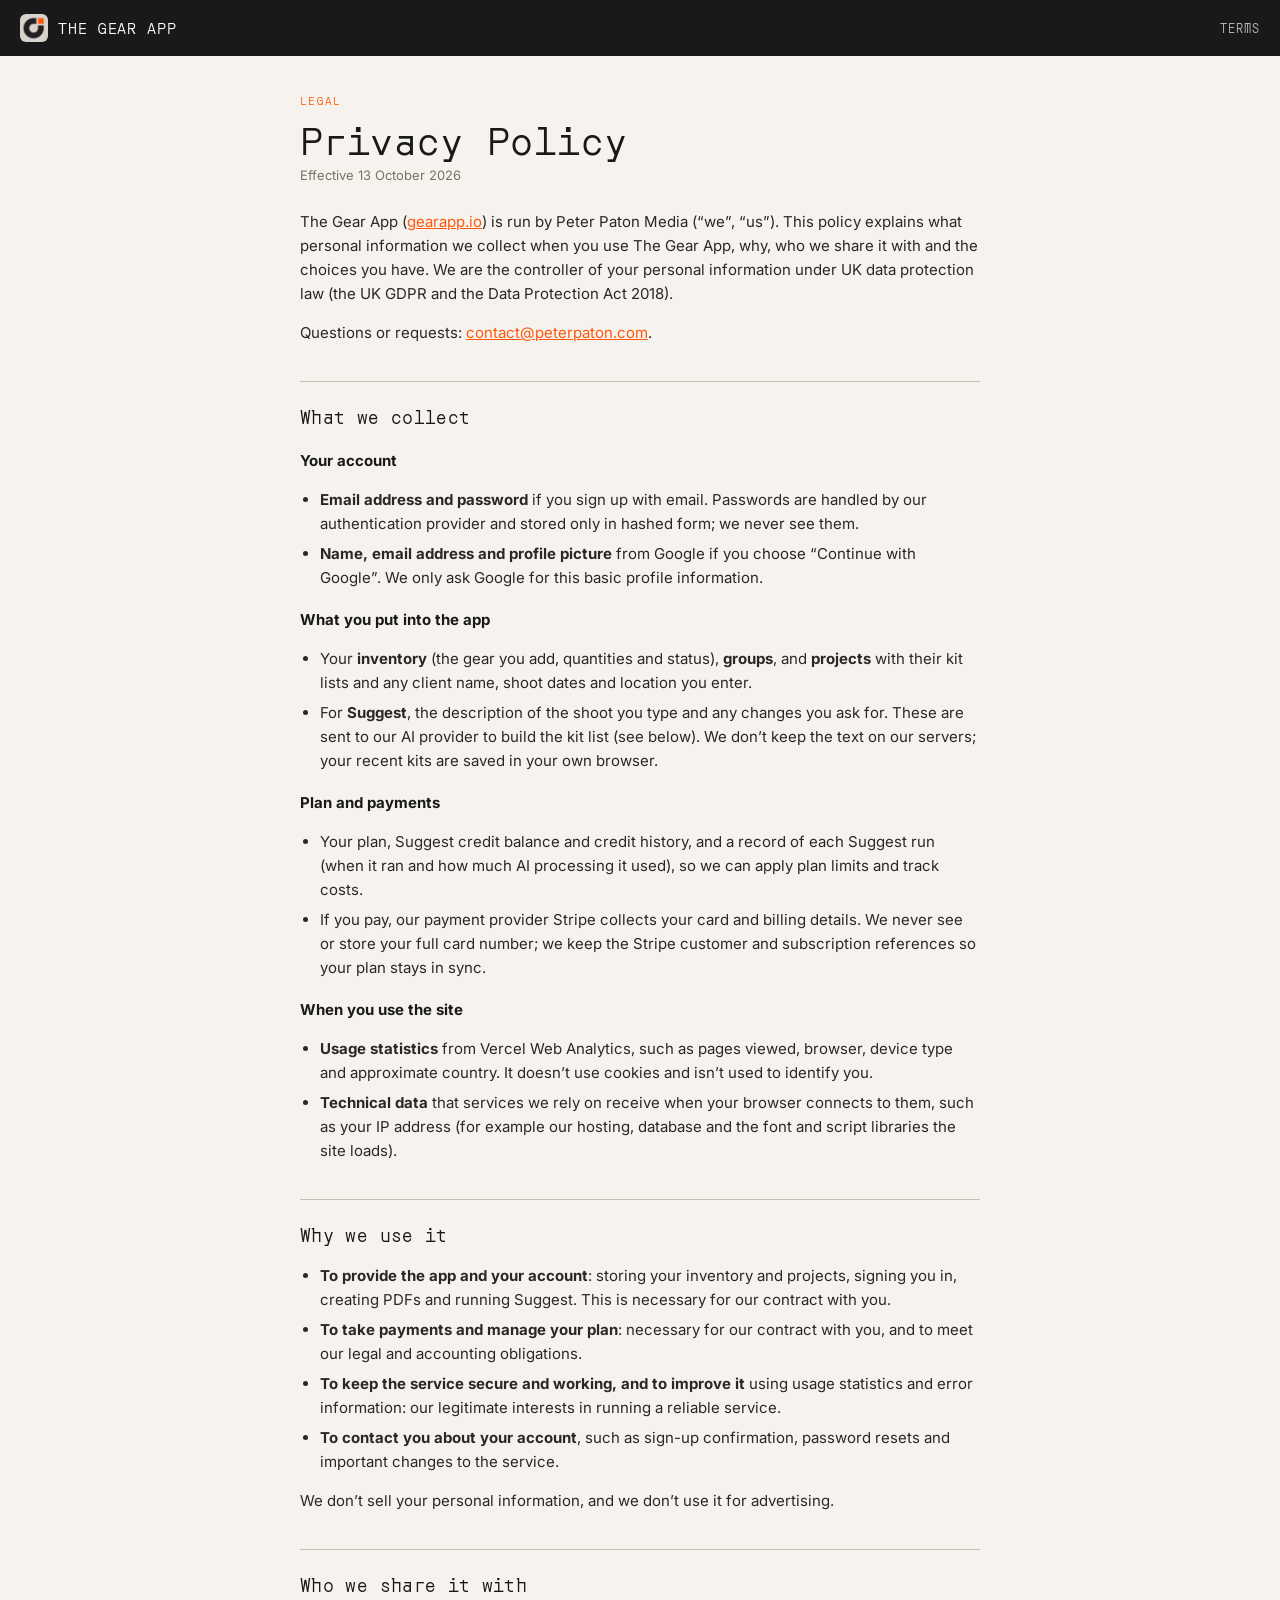
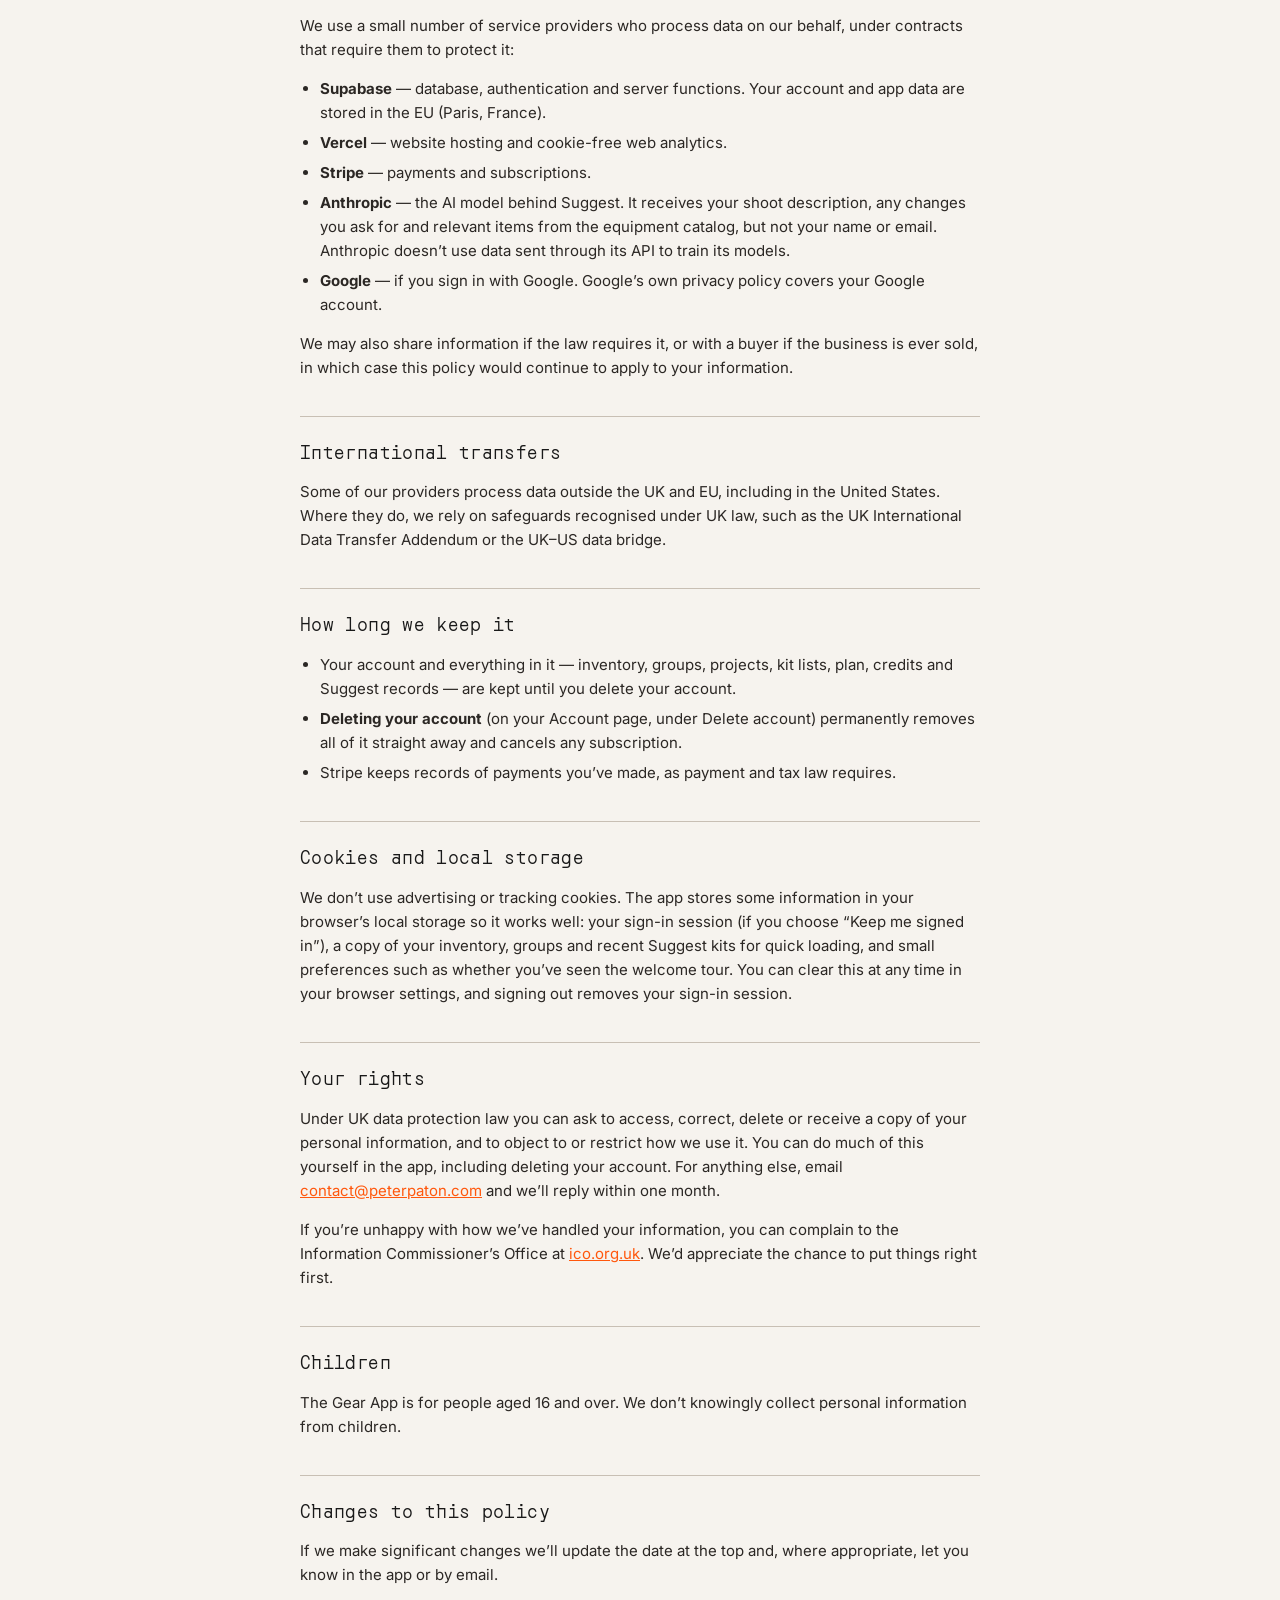
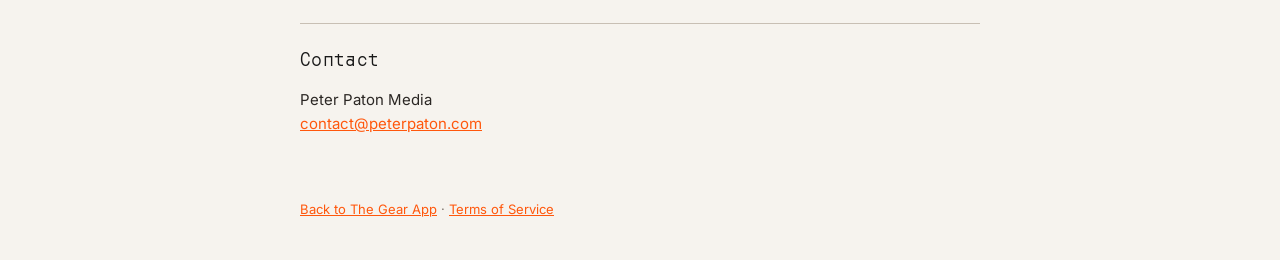
<file: privacy/index.html>
<!DOCTYPE html>
<html lang="en-GB">
<head>
<meta charset="UTF-8" />
<title>Privacy Policy — The Gear App</title>
<meta name="viewport" content="width=device-width, initial-scale=1, viewport-fit=cover" />
<meta name="theme-color" content="#191919" />
<link rel="icon" href="/app-icon.jpg" type="image/jpeg" />
<link href="https://fonts.googleapis.com/css2?family=Orbit&family=Inter:wght@400;600;700&family=JetBrains+Mono:wght@800&display=swap" rel="stylesheet" />
<link rel="stylesheet" href="/legal.css" />
</head>
<body>
<header class="bar">
  <a href="/" class="brand"><img src="/app-icon.jpg" alt="" /> THE GEAR APP</a>
  <a href="/terms/" class="nav">Terms</a>
</header>
<main>
  <p class="label">Legal</p>
  <h1>Privacy Policy</h1>
  <p class="meta">Effective 13 October 2026</p>

  <p>The Gear App (<a href="https://www.gearapp.io">gearapp.io</a>) is run by Peter Paton Media (“we”, “us”). This policy explains what personal information we collect when you use The Gear App, why, who we share it with and the choices you have. We are the controller of your personal information under UK data protection law (the UK GDPR and the Data Protection Act 2018).</p>
  <p>Questions or requests: <a href="mailto:contact@peterpaton.com">contact@peterpaton.com</a>.</p>

  <h2>What we collect</h2>
  <h3>Your account</h3>
  <ul>
    <li><strong>Email address and password</strong> if you sign up with email. Passwords are handled by our authentication provider and stored only in hashed form; we never see them.</li>
    <li><strong>Name, email address and profile picture</strong> from Google if you choose “Continue with Google”. We only ask Google for this basic profile information.</li>
  </ul>
  <h3>What you put into the app</h3>
  <ul>
    <li>Your <strong>inventory</strong> (the gear you add, quantities and status), <strong>groups</strong>, and <strong>projects</strong> with their kit lists and any client name, shoot dates and location you enter.</li>
    <li>For <strong>Suggest</strong>, the description of the shoot you type and any changes you ask for. These are sent to our AI provider to build the kit list (see below). We don’t keep the text on our servers; your recent kits are saved in your own browser.</li>
  </ul>
  <h3>Plan and payments</h3>
  <ul>
    <li>Your plan, Suggest credit balance and credit history, and a record of each Suggest run (when it ran and how much AI processing it used), so we can apply plan limits and track costs.</li>
    <li>If you pay, our payment provider Stripe collects your card and billing details. We never see or store your full card number; we keep the Stripe customer and subscription references so your plan stays in sync.</li>
  </ul>
  <h3>When you use the site</h3>
  <ul>
    <li><strong>Usage statistics</strong> from Vercel Web Analytics, such as pages viewed, browser, device type and approximate country. It doesn’t use cookies and isn’t used to identify you.</li>
    <li><strong>Technical data</strong> that services we rely on receive when your browser connects to them, such as your IP address (for example our hosting, database and the font and script libraries the site loads).</li>
  </ul>

  <h2>Why we use it</h2>
  <ul>
    <li><strong>To provide the app and your account</strong>: storing your inventory and projects, signing you in, creating PDFs and running Suggest. This is necessary for our contract with you.</li>
    <li><strong>To take payments and manage your plan</strong>: necessary for our contract with you, and to meet our legal and accounting obligations.</li>
    <li><strong>To keep the service secure and working, and to improve it</strong> using usage statistics and error information: our legitimate interests in running a reliable service.</li>
    <li><strong>To contact you about your account</strong>, such as sign-up confirmation, password resets and important changes to the service.</li>
  </ul>
  <p>We don’t sell your personal information, and we don’t use it for advertising.</p>

  <h2>Who we share it with</h2>
  <p>We use a small number of service providers who process data on our behalf, under contracts that require them to protect it:</p>
  <ul>
    <li><strong>Supabase</strong> — database, authentication and server functions. Your account and app data are stored in the EU (Paris, France).</li>
    <li><strong>Vercel</strong> — website hosting and cookie-free web analytics.</li>
    <li><strong>Stripe</strong> — payments and subscriptions.</li>
    <li><strong>Anthropic</strong> — the AI model behind Suggest. It receives your shoot description, any changes you ask for and relevant items from the equipment catalog, but not your name or email. Anthropic doesn’t use data sent through its API to train its models.</li>
    <li><strong>Google</strong> — if you sign in with Google. Google’s own privacy policy covers your Google account.</li>
  </ul>
  <p>We may also share information if the law requires it, or with a buyer if the business is ever sold, in which case this policy would continue to apply to your information.</p>

  <h2>International transfers</h2>
  <p>Some of our providers process data outside the UK and EU, including in the United States. Where they do, we rely on safeguards recognised under UK law, such as the UK International Data Transfer Addendum or the UK–US data bridge.</p>

  <h2>How long we keep it</h2>
  <ul>
    <li>Your account and everything in it — inventory, groups, projects, kit lists, plan, credits and Suggest records — are kept until you delete your account.</li>
    <li><strong>Deleting your account</strong> (on your Account page, under Delete account) permanently removes all of it straight away and cancels any subscription.</li>
    <li>Stripe keeps records of payments you’ve made, as payment and tax law requires.</li>
  </ul>

  <h2>Cookies and local storage</h2>
  <p>We don’t use advertising or tracking cookies. The app stores some information in your browser’s local storage so it works well: your sign-in session (if you choose “Keep me signed in”), a copy of your inventory, groups and recent Suggest kits for quick loading, and small preferences such as whether you’ve seen the welcome tour. You can clear this at any time in your browser settings, and signing out removes your sign-in session.</p>

  <h2>Your rights</h2>
  <p>Under UK data protection law you can ask to access, correct, delete or receive a copy of your personal information, and to object to or restrict how we use it. You can do much of this yourself in the app, including deleting your account. For anything else, email <a href="mailto:contact@peterpaton.com">contact@peterpaton.com</a> and we’ll reply within one month.</p>
  <p>If you’re unhappy with how we’ve handled your information, you can complain to the Information Commissioner’s Office at <a href="https://ico.org.uk">ico.org.uk</a>. We’d appreciate the chance to put things right first.</p>

  <h2>Children</h2>
  <p>The Gear App is for people aged 16 and over. We don’t knowingly collect personal information from children.</p>

  <h2>Changes to this policy</h2>
  <p>If we make significant changes we’ll update the date at the top and, where appropriate, let you know in the app or by email.</p>

  <h2>Contact</h2>
  <p>Peter Paton Media<br /><a href="mailto:contact@peterpaton.com">contact@peterpaton.com</a></p>
</main>
<footer><a href="/">Back to The Gear App</a> · <a href="/terms/">Terms of Service</a></footer>
</body>
</html>
</file>
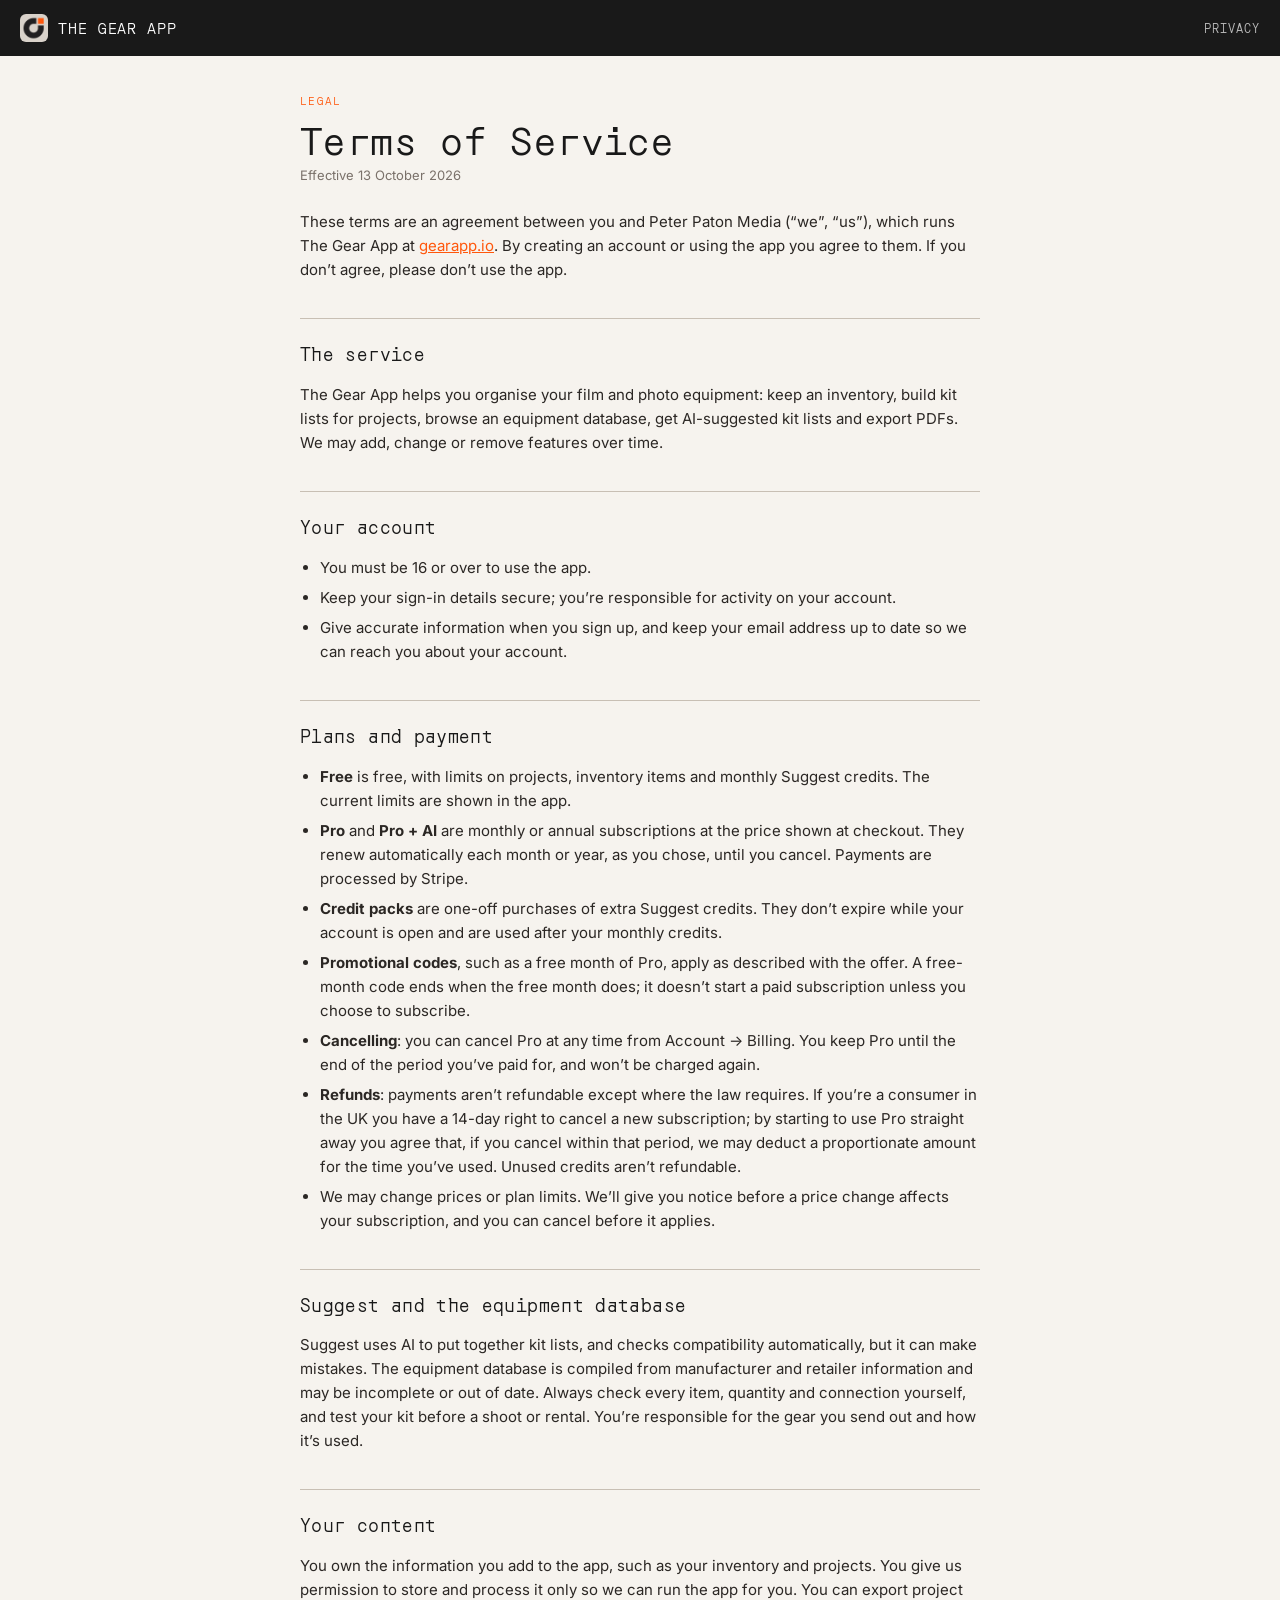
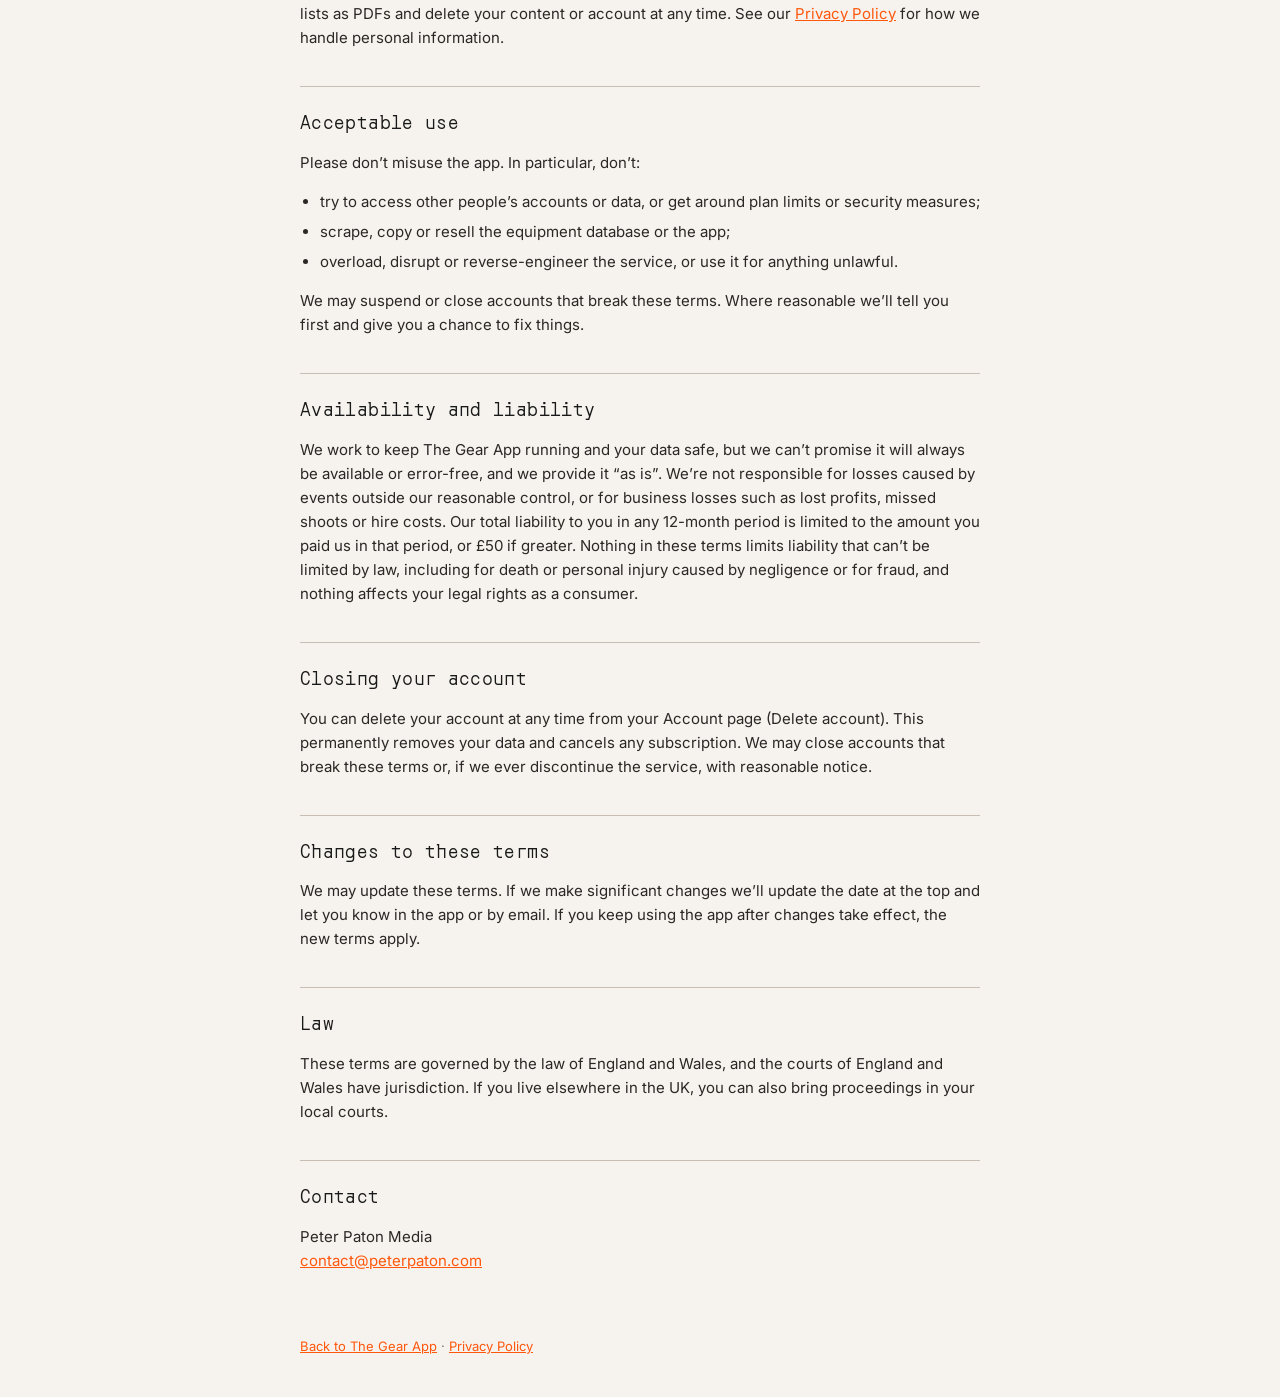
<file: terms/index.html>
<!DOCTYPE html>
<html lang="en-GB">
<head>
<meta charset="UTF-8" />
<title>Terms of Service — The Gear App</title>
<meta name="viewport" content="width=device-width, initial-scale=1, viewport-fit=cover" />
<meta name="theme-color" content="#191919" />
<link rel="icon" href="/app-icon.jpg" type="image/jpeg" />
<link href="https://fonts.googleapis.com/css2?family=Orbit&family=Inter:wght@400;600;700&family=JetBrains+Mono:wght@800&display=swap" rel="stylesheet" />
<link rel="stylesheet" href="/legal.css" />
</head>
<body>
<header class="bar">
  <a href="/" class="brand"><img src="/app-icon.jpg" alt="" /> THE GEAR APP</a>
  <a href="/privacy/" class="nav">Privacy</a>
</header>
<main>
  <p class="label">Legal</p>
  <h1>Terms of Service</h1>
  <p class="meta">Effective 13 October 2026</p>

  <p>These terms are an agreement between you and Peter Paton Media (“we”, “us”), which runs The Gear App at <a href="https://www.gearapp.io">gearapp.io</a>. By creating an account or using the app you agree to them. If you don’t agree, please don’t use the app.</p>

  <h2>The service</h2>
  <p>The Gear App helps you organise your film and photo equipment: keep an inventory, build kit lists for projects, browse an equipment database, get AI-suggested kit lists and export PDFs. We may add, change or remove features over time.</p>

  <h2>Your account</h2>
  <ul>
    <li>You must be 16 or over to use the app.</li>
    <li>Keep your sign-in details secure; you’re responsible for activity on your account.</li>
    <li>Give accurate information when you sign up, and keep your email address up to date so we can reach you about your account.</li>
  </ul>

  <h2>Plans and payment</h2>
  <ul>
    <li><strong>Free</strong> is free, with limits on projects, inventory items and monthly Suggest credits. The current limits are shown in the app.</li>
    <li><strong>Pro</strong> and <strong>Pro + AI</strong> are monthly or annual subscriptions at the price shown at checkout. They renew automatically each month or year, as you chose, until you cancel. Payments are processed by Stripe.</li>
    <li><strong>Credit packs</strong> are one-off purchases of extra Suggest credits. They don’t expire while your account is open and are used after your monthly credits.</li>
    <li><strong>Promotional codes</strong>, such as a free month of Pro, apply as described with the offer. A free-month code ends when the free month does; it doesn’t start a paid subscription unless you choose to subscribe.</li>
    <li><strong>Cancelling</strong>: you can cancel Pro at any time from Account → Billing. You keep Pro until the end of the period you’ve paid for, and won’t be charged again.</li>
    <li><strong>Refunds</strong>: payments aren’t refundable except where the law requires. If you’re a consumer in the UK you have a 14-day right to cancel a new subscription; by starting to use Pro straight away you agree that, if you cancel within that period, we may deduct a proportionate amount for the time you’ve used. Unused credits aren’t refundable.</li>
    <li>We may change prices or plan limits. We’ll give you notice before a price change affects your subscription, and you can cancel before it applies.</li>
  </ul>

  <h2>Suggest and the equipment database</h2>
  <p>Suggest uses AI to put together kit lists, and checks compatibility automatically, but it can make mistakes. The equipment database is compiled from manufacturer and retailer information and may be incomplete or out of date. Always check every item, quantity and connection yourself, and test your kit before a shoot or rental. You’re responsible for the gear you send out and how it’s used.</p>

  <h2>Your content</h2>
  <p>You own the information you add to the app, such as your inventory and projects. You give us permission to store and process it only so we can run the app for you. You can export project lists as PDFs and delete your content or account at any time. See our <a href="/privacy/">Privacy Policy</a> for how we handle personal information.</p>

  <h2>Acceptable use</h2>
  <p>Please don’t misuse the app. In particular, don’t:</p>
  <ul>
    <li>try to access other people’s accounts or data, or get around plan limits or security measures;</li>
    <li>scrape, copy or resell the equipment database or the app;</li>
    <li>overload, disrupt or reverse-engineer the service, or use it for anything unlawful.</li>
  </ul>
  <p>We may suspend or close accounts that break these terms. Where reasonable we’ll tell you first and give you a chance to fix things.</p>

  <h2>Availability and liability</h2>
  <p>We work to keep The Gear App running and your data safe, but we can’t promise it will always be available or error-free, and we provide it “as is”. We’re not responsible for losses caused by events outside our reasonable control, or for business losses such as lost profits, missed shoots or hire costs. Our total liability to you in any 12-month period is limited to the amount you paid us in that period, or £50 if greater. Nothing in these terms limits liability that can’t be limited by law, including for death or personal injury caused by negligence or for fraud, and nothing affects your legal rights as a consumer.</p>

  <h2>Closing your account</h2>
  <p>You can delete your account at any time from your Account page (Delete account). This permanently removes your data and cancels any subscription. We may close accounts that break these terms or, if we ever discontinue the service, with reasonable notice.</p>

  <h2>Changes to these terms</h2>
  <p>We may update these terms. If we make significant changes we’ll update the date at the top and let you know in the app or by email. If you keep using the app after changes take effect, the new terms apply.</p>

  <h2>Law</h2>
  <p>These terms are governed by the law of England and Wales, and the courts of England and Wales have jurisdiction. If you live elsewhere in the UK, you can also bring proceedings in your local courts.</p>

  <h2>Contact</h2>
  <p>Peter Paton Media<br /><a href="mailto:contact@peterpaton.com">contact@peterpaton.com</a></p>
</main>
<footer><a href="/">Back to The Gear App</a> · <a href="/privacy/">Privacy Policy</a></footer>
</body>
</html>
</file>
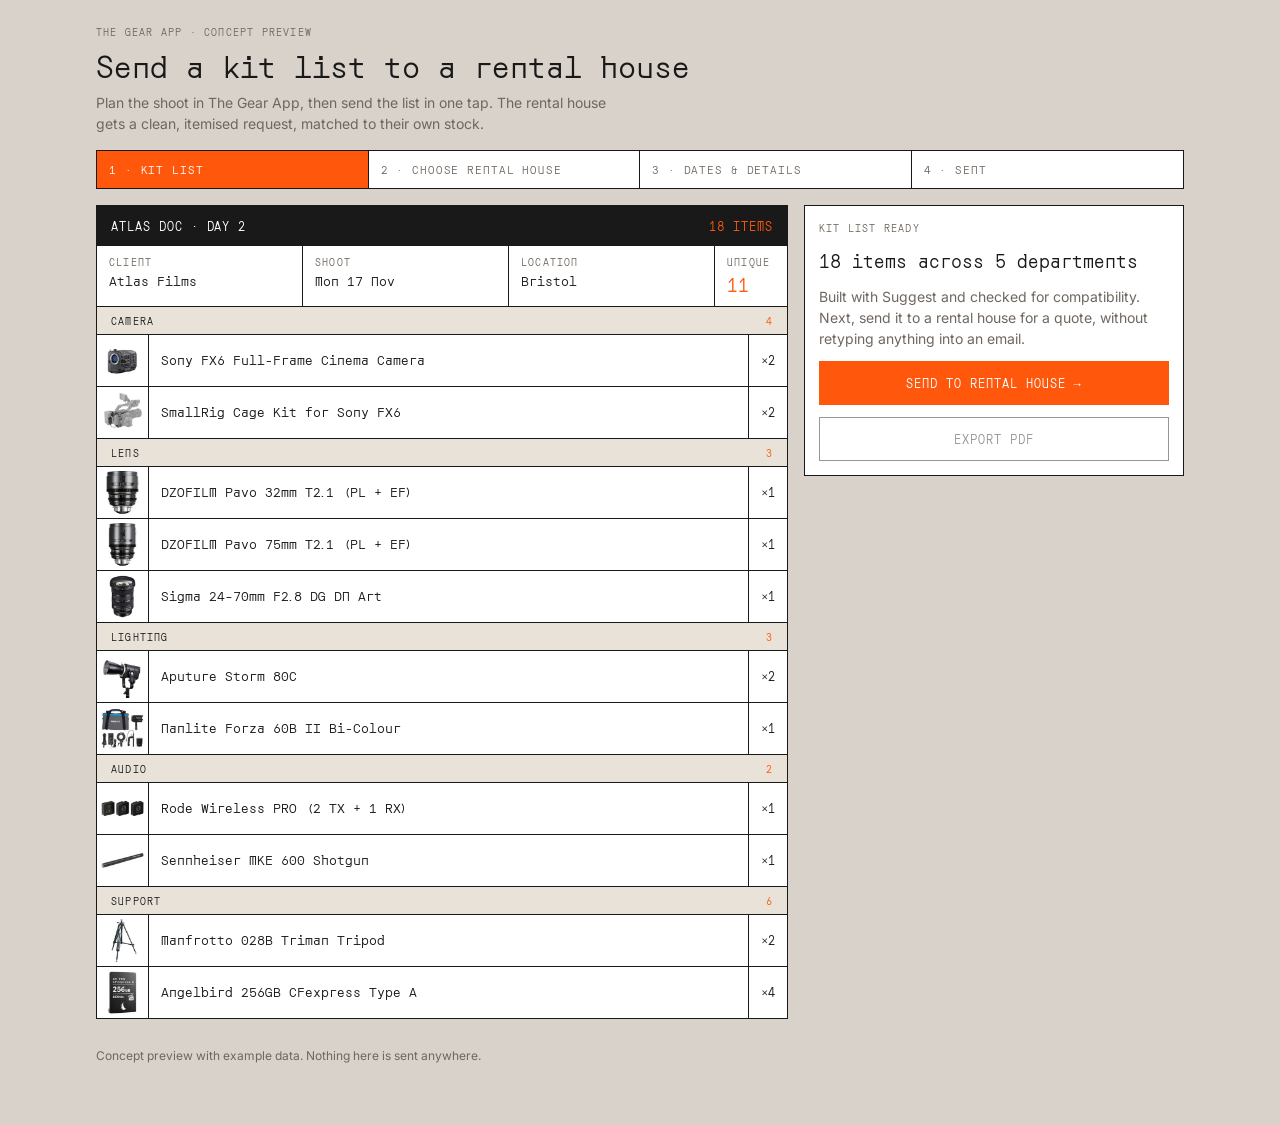
<file: p/fomo-09e2f9bd0f/index.html>
<!doctype html>
<html lang="en-GB">
<head>
<meta charset="utf-8">
<meta name="viewport" content="width=device-width, initial-scale=1, viewport-fit=cover">
<meta name="robots" content="noindex, nofollow, noarchive">
<link rel="icon" href="/app-icon.jpg">
<style>:root{color-scheme:light;padding-top:env(safe-area-inset-top,0px);padding-bottom:env(safe-area-inset-bottom,0px)}body{margin:0;font-size:14px}img{max-width:100%}[hidden]{display:none!important}</style>
<title>Send to Rental House</title>
<meta name="claude:viewport-fit-sides" content="cover">
<link rel="preconnect" href="https://fonts.googleapis.com">
<link href="https://fonts.googleapis.com/css2?family=Orbit&family=Inter:wght@400;500;600&display=swap" rel="stylesheet">
<style>
/* Layout: the app's gridded kit list on the left, the rental side on the right; one flow, four steps. */
:root {
  --paper: #d9d2ca; --paper-2: #e8e2d8; --sheet: #ffffff; --ink: #191919; --mute: #6f675f;
  --rule: #191919; --orange: #ff570c; --orange-soft: #ffe9de; --ok: #1f7a4f; --ok-soft: #e1efe6;
  --band: #191919; --band-fg: #ffffff;
  --display: "Orbit", "JetBrains Mono", ui-monospace, monospace;
  --body: "Inter", system-ui, -apple-system, sans-serif;
}
@media (prefers-color-scheme: dark) { :root:not([data-theme="light"]) {
  --paper: #1d1b19; --paper-2: #26231f; --sheet: #2d2a26; --ink: #efe9e1; --mute: #a69d93;
  --rule: #4a4540; --orange: #ff6a26; --orange-soft: #3d2618; --ok: #6cc596; --ok-soft: #1f3328;
  --band: #0f0e0d; --band-fg: #efe9e1; color-scheme: dark } }
:root[data-theme="dark"] {
  --paper: #1d1b19; --paper-2: #26231f; --sheet: #2d2a26; --ink: #efe9e1; --mute: #a69d93;
  --rule: #4a4540; --orange: #ff6a26; --orange-soft: #3d2618; --ok: #6cc596; --ok-soft: #1f3328;
  --band: #0f0e0d; --band-fg: #efe9e1; color-scheme: dark }

* { box-sizing: border-box; }
body { background: var(--paper); color: var(--ink); font-family: var(--body); font-size: 14px; line-height: 1.5; }
.wrap { max-width: 1120px; margin: 0 auto; padding-block: 24px 48px; padding-left: max(16px, env(safe-area-inset-left, 0px)); padding-right: max(16px, env(safe-area-inset-right, 0px)); display: grid; gap: 16px; }
.mono { font-family: var(--display); letter-spacing: .04em; }
.label { font-family: var(--display); font-size: 10px; letter-spacing: .12em; text-transform: uppercase; color: var(--mute); }

.top { display: flex; flex-wrap: wrap; gap: 12px; align-items: flex-end; justify-content: space-between; }
.top h1 { margin: 4px 0 0; font-family: var(--display); font-weight: 400; font-size: clamp(22px, 4vw, 30px); text-wrap: balance; }
.top p { margin: 4px 0 0; color: var(--mute); max-width: 60ch; }
.house-field { display: grid; gap: 4px; }
.house-field input { font: inherit; font-family: var(--display); font-size: 13px; padding: 8px 10px; border: 1px solid var(--rule); background: var(--sheet); color: var(--ink); width: 240px; max-width: 100%; }

.steps { display: flex; flex-wrap: wrap; border: 1px solid var(--rule); background: var(--sheet); }
.steps button { flex: 1 1 140px; font: inherit; font-family: var(--display); font-size: 11px; letter-spacing: .08em; text-transform: uppercase; padding: 10px 12px; border: 0; border-right: 1px solid var(--rule); background: transparent; color: var(--mute); cursor: pointer; text-align: left; }
.steps button:last-child { border-right: 0; }
.steps button[aria-current="step"] { background: var(--orange); color: #fff; }
.steps button:focus-visible, .btn:focus-visible, .opt:focus-visible { outline: 2px solid var(--orange); outline-offset: 2px; }

.stage { display: grid; grid-template-columns: minmax(0, 1fr) minmax(0, 380px); gap: 16px; align-items: start; }
@media (max-width: 860px) { .stage { grid-template-columns: minmax(0, 1fr); } }

.panel { border: 1px solid var(--rule); background: var(--sheet); min-width: 0; }
.bar { display: flex; justify-content: space-between; align-items: center; gap: 10px; padding: 0 14px; min-height: 40px; background: var(--band); color: var(--band-fg); font-family: var(--display); font-size: 12px; letter-spacing: .08em; text-transform: uppercase; }
.bar .count { color: var(--orange); }

.facts { display: grid; grid-template-columns: repeat(3, minmax(0, 1fr)) 72px; border-bottom: 1px solid var(--rule); }
.facts > div { padding: 8px 12px; border-right: 1px solid var(--rule); min-width: 0; }
.facts > div:last-child { border-right: 0; }
.facts .v { font-family: var(--display); font-size: 13px; margin-top: 2px; overflow: hidden; text-overflow: ellipsis; white-space: nowrap; }
.facts .v.big { color: var(--orange); font-size: 18px; }
@media (max-width: 520px) { .facts { grid-template-columns: 1fr 1fr; } .facts > div { border-bottom: 1px solid var(--rule); } }

.sec { padding: 6px 14px; background: var(--paper-2); border-bottom: 1px solid var(--rule); font-family: var(--display); font-size: 10px; letter-spacing: .12em; text-transform: uppercase; display: flex; justify-content: space-between; }
.sec span:last-child { color: var(--orange); }
.row { display: grid; grid-template-columns: 52px minmax(0, 1fr) auto; border-bottom: 1px solid var(--rule); min-height: 50px; }
.row:last-child { border-bottom: 0; }
.ph { border-right: 1px solid var(--rule); background: #fff; display: grid; place-items: center; }
.ph svg { width: 30px; height: 30px; }
.ph img { width: 100%; height: 100%; object-fit: contain; padding: 4px; display: block; }
.nm { padding: 8px 12px; display: flex; flex-direction: column; justify-content: center; min-width: 0; }
.nm b { font-family: var(--display); font-weight: 400; font-size: 13px; }
.nm small { color: var(--mute); font-size: 12px; }
.qt { padding: 0 12px; display: flex; align-items: center; gap: 8px; border-left: 1px solid var(--rule); font-family: var(--display); font-size: 12px; white-space: nowrap; }
.tag { font-family: var(--display); font-size: 10px; letter-spacing: .06em; padding: 3px 6px; border: 1px solid currentColor; }
.tag.ok { color: var(--ok); background: var(--ok-soft); }
.tag.sub { color: var(--orange); background: var(--orange-soft); }

.side { display: grid; gap: 12px; padding: 14px; }
.side h2 { margin: 0; font-family: var(--display); font-weight: 400; font-size: 18px; }
.side p { margin: 0; color: var(--mute); }
.btn { font: inherit; font-family: var(--display); font-size: 12px; letter-spacing: .08em; text-transform: uppercase; padding: 12px 14px; border: 1px solid var(--rule); background: var(--sheet); color: var(--ink); cursor: pointer; text-align: center; }
.btn.primary { background: var(--orange); border-color: var(--orange); color: #fff; }
.btn:disabled { opacity: .45; cursor: not-allowed; }
.opt { font: inherit; text-align: left; display: grid; grid-template-columns: 1fr auto; gap: 2px 10px; padding: 12px; border: 1px solid var(--rule); background: var(--sheet); color: var(--ink); cursor: pointer; }
.opt[aria-pressed="true"] { outline: 2px solid var(--orange); outline-offset: -2px; background: var(--orange-soft); }
.opt[disabled] { opacity: .5; cursor: not-allowed; }
.opt b { font-family: var(--display); font-weight: 400; }
.opt small { color: var(--mute); grid-column: 1 / -1; }
.opt .pill { font-family: var(--display); font-size: 10px; letter-spacing: .08em; color: var(--orange); align-self: center; }
.field { display: grid; gap: 4px; }
.field input, .field textarea, .field select { font: inherit; padding: 9px 10px; border: 1px solid var(--rule); background: var(--sheet); color: var(--ink); width: 100%; }
.two { display: grid; grid-template-columns: 1fr 1fr; gap: 10px; }
.seg { display: flex; border: 1px solid var(--rule); }
.seg button { flex: 1; font: inherit; font-family: var(--display); font-size: 11px; letter-spacing: .06em; text-transform: uppercase; padding: 9px; border: 0; border-right: 1px solid var(--rule); background: var(--sheet); color: var(--mute); cursor: pointer; }
.seg button:last-child { border-right: 0; }
.seg button[aria-pressed="true"] { background: var(--orange); color: #fff; }
.match { border: 1px solid var(--rule); }
.match div { display: flex; justify-content: space-between; gap: 10px; padding: 8px 10px; border-bottom: 1px solid var(--rule); font-size: 13px; }
.match div:last-child { border-bottom: 0; }
.sum { font-family: var(--display); font-size: 12px; display: flex; justify-content: space-between; border-top: 1px solid var(--rule); padding-top: 10px; }

.order { border: 1px solid var(--rule); background: var(--sheet); }
.order .head { padding: 12px 14px; border-bottom: 1px solid var(--rule); display: grid; gap: 2px; }
.order .head b { font-family: var(--display); font-weight: 400; font-size: 16px; }
.order .meta { display: grid; grid-template-columns: 1fr 1fr; border-bottom: 1px solid var(--rule); }
.order .meta div { padding: 8px 14px; border-right: 1px solid var(--rule); border-bottom: 1px solid var(--rule); min-width: 0; }
.order .meta div:nth-child(2n) { border-right: 0; }
.order .meta div:nth-last-child(-n+2) { border-bottom: 0; }
.order .meta .v { font-family: var(--display); font-size: 12px; }
.order ol { margin: 0; padding: 0; list-style: none; }
.order li { display: grid; grid-template-columns: 64px minmax(0, 1fr) auto; gap: 8px; padding: 7px 14px; border-bottom: 1px solid var(--rule); font-size: 13px; align-items: center; }
.order li .q { font-family: var(--display); color: var(--orange); display: flex; align-items: center; gap: 6px; }
.order li .c { font-family: var(--display); font-size: 10px; color: var(--mute); text-transform: uppercase; letter-spacing: .06em; }
.order .acts { display: flex; gap: 8px; padding: 12px 14px; flex-wrap: wrap; }
.order .acts .btn { flex: 1 1 140px; }
.sent { display: grid; gap: 8px; padding: 14px; border: 1px solid var(--ok); background: var(--ok-soft); color: var(--ink); }
.sent b { font-family: var(--display); font-weight: 400; color: var(--ok); font-size: 15px; }
.note { color: var(--mute); font-size: 12px; }
.flash { font-family: var(--display); font-size: 11px; color: var(--ok); min-height: 16px; }
@media (prefers-reduced-motion: no-preference) { .stage > * { animation: in .25s ease-out; } @keyframes in { from { opacity: .3; transform: translateY(4px); } to { opacity: 1; transform: none; } } }
</style>

</head>
<body>
<div class="wrap">
  <header class="top">
    <div>
      <div class="label">The Gear App · concept preview</div>
      <h1>Send a kit list to a rental house</h1>
      <p>Plan the shoot in The Gear App, then send the list in one tap. The rental house gets a clean, itemised request, matched to their own stock.</p>
    </div>
  </header>

  <nav class="steps" aria-label="Steps">
    <button id="s1" type="button">1 · Kit list</button>
    <button id="s2" type="button">2 · Choose rental house</button>
    <button id="s3" type="button">3 · Dates &amp; details</button>
    <button id="s4" type="button">4 · Sent</button>
  </nav>

  <section class="stage" id="stage"></section>

  <p class="note">Concept preview with example data. Nothing here is sent anywhere.</p>
</div>

<script>
(function () {
  // Category glyphs drawn as simple line icons (no external images).
  const ICON = {
    camera: '<svg viewBox="0 0 32 32" fill="none" stroke="#191919" stroke-width="1.6"><rect x="4" y="10" width="18" height="13"/><circle cx="13" cy="16.5" r="4"/><path d="M22 14l6-3v12l-6-3"/></svg>',
    lens: '<svg viewBox="0 0 32 32" fill="none" stroke="#191919" stroke-width="1.6"><rect x="9" y="5" width="14" height="22"/><path d="M9 11h14M9 21h14"/></svg>',
    light: '<svg viewBox="0 0 32 32" fill="none" stroke="#191919" stroke-width="1.6"><path d="M8 8h16l-3 9H11z"/><path d="M16 17v10M11 27h10"/></svg>',
    audio: '<svg viewBox="0 0 32 32" fill="none" stroke="#191919" stroke-width="1.6"><rect x="12" y="4" width="8" height="15" rx="4"/><path d="M8 15a8 8 0 0 0 16 0M16 23v5"/></svg>',
    support: '<svg viewBox="0 0 32 32" fill="none" stroke="#191919" stroke-width="1.6"><path d="M16 6v8M16 14l-9 13M16 14l9 13M16 14v13"/><rect x="11" y="3" width="10" height="4"/></svg>',
  };
  const IMG = {"fx6": "[data-uri]", "cage": "[data-uri]", "pavo32": "[data-uri]", "pavo75": "[data-uri]", "sigma2470": "[data-uri]", "storm80c": "[data-uri]", "forza60b": "[data-uri]", "rodewp": "[data-uri]", "mke600": "[data-uri]", "tripod": "[data-uri]", "angelbird": "[data-uri]"};
  const KIT = [
    { cat: 'Camera', icon: 'camera', items: [
      { name: 'Sony FX6 Full-Frame Cinema Camera', qty: 2, img: 'fx6', match: 'ok' },
      { name: 'SmallRig Cage Kit for Sony FX6', qty: 2, img: 'cage', match: 'ok' },
    ]},
    { cat: 'Lens', icon: 'lens', items: [
      { name: 'DZOFILM Pavo 32mm T2.1 (PL + EF)', qty: 1, img: 'pavo32', match: 'ok' },
      { name: 'DZOFILM Pavo 75mm T2.1 (PL + EF)', qty: 1, img: 'pavo75', match: 'sub', sub: 'Cooke Panchro/i Classic 75mm' },
      { name: 'Sigma 24–70mm F2.8 DG DN Art', qty: 1, img: 'sigma2470', match: 'ok' },
    ]},
    { cat: 'Lighting', icon: 'light', items: [
      { name: 'Aputure Storm 80C', qty: 2, img: 'storm80c', match: 'ok' },
      { name: 'Nanlite Forza 60B II Bi-Colour', qty: 1, img: 'forza60b', match: 'ok' },
    ]},
    { cat: 'Audio', icon: 'audio', items: [
      { name: 'Rode Wireless PRO (2 TX + 1 RX)', qty: 1, img: 'rodewp', match: 'ok' },
      { name: 'Sennheiser MKE 600 Shotgun', qty: 1, img: 'mke600', match: 'ok' },
    ]},
    { cat: 'Support', icon: 'support', items: [
      { name: 'Manfrotto 028B Triman Tripod', qty: 2, match: 'ok', img: 'tripod' },
      { name: 'Angelbird 256GB CFexpress Type A', qty: 4, img: 'angelbird', match: 'ok' },
    ]},
  ];
  const all = KIT.flatMap(g => g.items.map(it => ({ ...it, cat: g.cat, icon: g.icon })));
  const units = all.reduce((n, it) => n + it.qty, 0);
  const subs = all.filter(it => it.match === 'sub');

  const state = { step: 1, house: null, mode: 'collect', out: '2026-11-17', back: '2026-11-18', notes: 'Two-camera interview, Bristol warehouse. Happy with a like-for-like swap on the 75mm.' };
  const $ = (id) => document.getElementById(id);
  const esc = (s) => String(s).replace(/[&<>"]/g, c => ({ '&': '&amp;', '<': '&lt;', '>': '&gt;', '"': '&quot;' }[c]));
  const houseName = () => 'FOMO Rentals';
  const fmt = (d) => new Date(d + 'T00:00:00').toLocaleDateString('en-GB', { weekday: 'short', day: 'numeric', month: 'short' });
  const days = () => Math.max(1, Math.round((new Date(state.back) - new Date(state.out)) / 864e5) + 1);

  function kitPanel(withMatch) {
    let html = `<div class="panel"><div class="bar"><span>Atlas Doc · Day 2</span><span class="count">${units} items</span></div>
      <div class="facts"><div><div class="label">Client</div><div class="v">Atlas Films</div></div>
      <div><div class="label">Shoot</div><div class="v">Mon 17 Nov</div></div>
      <div><div class="label">Location</div><div class="v">Bristol</div></div>
      <div><div class="label">Unique</div><div class="v big">${all.length}</div></div></div>`;
    for (const g of KIT) {
      html += `<div class="sec"><span>${g.cat}</span><span>${g.items.reduce((n, i) => n + i.qty, 0)}</span></div>`;
      for (const it of g.items) {
        let tag = '';
        if (withMatch) tag = it.match === 'ok' ? '<span class="tag ok">In stock</span>' : '<span class="tag sub">Swap offered</span>';
        html += `<div class="row"><div class="ph">${it.img ? `<img src="${IMG[it.img]}" alt="">` : ICON[g.icon]}</div>
          <div class="nm"><b>${esc(it.name)}</b>${withMatch && it.sub ? `<small>${houseName()} suggests: ${esc(it.sub)}</small>` : ''}</div>
          <div class="qt">${tag}<span>×${it.qty}</span></div></div>`;
      }
    }
    return html + '</div>';
  }

  function sideStep1() {
    return `<div class="panel side">
      <span class="label">Kit list ready</span>
      <h2>${units} items across ${KIT.length} departments</h2>
      <p>Built with Suggest and checked for compatibility. Next, send it to a rental house for a quote, without retyping anything into an email.</p>
      <button class="btn primary" id="go2" type="button">Send to rental house →</button>
      <button class="btn" type="button" disabled>Export PDF</button>
    </div>`;
  }
  function sideStep2() {
    const h = houseName();
    return `<div class="panel side">
      <span class="label">Step 2</span>
      <h2>Choose a rental house</h2>
      <button class="opt" id="pick" type="button" aria-pressed="${state.house ? 'true' : 'false'}">
        <b>${h}</b><span class="pill">${all.length - subs.length}/${all.length} matched</span>
        <small>London · catalogue linked · usually quotes within 2 hours</small>
      </button>
      <button class="opt" type="button" disabled><b>More London houses</b><span class="pill">Soon</span><small>Coming as more rental houses join</small></button>
      <button class="btn primary" id="go3" type="button" ${state.house ? '' : 'disabled'}>Continue →</button>
    </div>`;
  }
  function sideStep3() {
    return `<div class="panel side">
      <span class="label">Step 3 · ${houseName()}</span>
      <h2>Dates &amp; details</h2>
      <div class="two">
        <label class="field" for="out"><span class="label">Collect</span><input id="out" type="date" value="${state.out}"></label>
        <label class="field" for="back"><span class="label">Return</span><input id="back" type="date" value="${state.back}"></label>
      </div>
      <div class="seg" role="group" aria-label="Handover">
        <button type="button" id="m-collect" aria-pressed="${state.mode === 'collect'}">Collect</button>
        <button type="button" id="m-deliver" aria-pressed="${state.mode === 'deliver'}">Deliver</button>
      </div>
      <label class="field" for="notes"><span class="label">Note to the rental house</span><textarea id="notes" rows="3">${esc(state.notes)}</textarea></label>
      <div class="match">
        <div><span>Matched to their stock</span><b class="mono">${all.length - subs.length}</b></div>
        <div><span>Swaps offered</span><b class="mono" style="color:var(--orange)">${subs.length}</b></div>
        <div><span>Hire length</span><b class="mono">${days()} day${days() > 1 ? 's' : ''}</b></div>
      </div>
      <button class="btn primary" id="go4" type="button">Send request</button>
      <span class="note">No payment now. ${houseName()} replies with a quote you can accept.</span>
    </div>`;
  }
  function stage4() {
    const h = houseName();
    const lines = all.map(it => `<li><span class="q">${it.img ? `<img src="${IMG[it.img]}" alt="" style="width:30px;height:30px;object-fit:contain;background:#fff;display:block">` : ''}×${it.qty}</span><span>${esc(it.sub && it.match === 'sub' ? it.name + ' → ' + it.sub + ' (swap)' : it.name)}</span><span class="c">${it.cat}</span></li>`).join('');
    return `<div style="display:grid;gap:12px;min-width:0">
      <div class="sent"><b>Request sent to ${h}</b><span>They've got your list, dates and contact details. You'll get a quote here and by email, usually within 2 hours.</span></div>
      ${kitPanel(true)}
    </div>
    <div style="display:grid;gap:8px;min-width:0">
      <span class="label">What ${h} receives</span>
      <div class="order">
        <div class="head"><span class="label">New request · GA-24817</span><b>Atlas Doc · Day 2</b><span class="note">Peter P. · via The Gear App</span></div>
        <div class="meta">
          <div><div class="label">${state.mode === 'deliver' ? 'Deliver' : 'Collect'}</div><div class="v">${fmt(state.out)}</div></div>
          <div><div class="label">Return</div><div class="v">${fmt(state.back)}</div></div>
          <div><div class="label">Hire</div><div class="v">${days()} day${days() > 1 ? 's' : ''} · ${units} items</div></div>
          <div><div class="label">Stock match</div><div class="v">${all.length - subs.length}/${all.length} + ${subs.length} swap</div></div>
        </div>
        <ol>${lines}</ol>
        <div class="head" style="border-bottom:1px solid var(--rule)"><span class="label">Note</span><span>${esc(state.notes)}</span></div>
        <div class="acts"><button class="btn primary" id="quote" type="button">Send quote</button><button class="btn" id="ask" type="button">Ask a question</button></div>
        <div class="flash" id="flash" style="padding:0 14px 12px"></div>
      </div>
    </div>`;
  }

  function render() {
    for (let i = 1; i <= 4; i++) $('s' + i).toggleAttribute('aria-current', false);
    $('s' + state.step).setAttribute('aria-current', 'step');
    const st = $('stage');
    if (state.step === 1) st.innerHTML = kitPanel(false) + sideStep1();
    if (state.step === 2) st.innerHTML = kitPanel(false) + sideStep2();
    if (state.step === 3) st.innerHTML = kitPanel(true) + sideStep3();
    if (state.step === 4) st.innerHTML = stage4();
    wire();
  }
  function go(n) { if (n >= 3 && !state.house) n = 2; state.step = n; render(); }
  function wire() {
    const on = (id, ev, fn) => { const el = $(id); if (el) el.addEventListener(ev, fn); };
    on('go2', 'click', () => go(2));
    on('pick', 'click', () => { state.house = true; render(); });
    on('go3', 'click', () => go(3));
    on('m-collect', 'click', () => { state.mode = 'collect'; render(); });
    on('m-deliver', 'click', () => { state.mode = 'deliver'; render(); });
    on('out', 'change', e => { state.out = e.target.value || state.out; if (state.back < state.out) state.back = state.out; render(); });
    on('back', 'change', e => { state.back = e.target.value < state.out ? state.out : (e.target.value || state.back); render(); });
    on('notes', 'input', e => { state.notes = e.target.value; });
    on('go4', 'click', () => go(4));
    on('quote', 'click', () => { $('flash').textContent = 'Quote sent to ' + houseName() + '.'; });
    on('ask', 'click', () => { $('flash').textContent = 'Message thread opened with Peter (concept only).'; });
  }
  for (let i = 1; i <= 4; i++) $('s' + i).addEventListener('click', () => go(i));
  render();
})();
</script>

</body>
</html>
</file>
<file: legal.css>
/* Privacy Policy and Terms of Service (privacy/, terms/). Plain static pages
   in the app's paper-and-ink style, readable on phones and desktop. */
*, *::before, *::after { box-sizing: border-box; }
html, body { margin: 0; }
body { background: #f6f3ee; color: #191919; font-family: 'Inter', system-ui, sans-serif; -webkit-font-smoothing: antialiased; line-height: 1.6; }
a { color: #FF570C; }
.bar { background: #191919; display: flex; align-items: center; justify-content: space-between; gap: 16px; padding: calc(env(safe-area-inset-top) + 14px) 20px 14px; }
.brand { display: flex; align-items: center; gap: 10px; color: #fff; text-decoration: none; font-family: 'Orbit', monospace; font-size: 15px; letter-spacing: 0.06em; }
.brand img { width: 28px; height: 28px; border-radius: 6px; }
.nav { color: rgba(255,255,255,0.7); font-family: 'Orbit', monospace; font-size: 12px; letter-spacing: 0.08em; text-transform: uppercase; text-decoration: none; }
main { max-width: 720px; margin: 0 auto; padding: 36px 20px 48px; font-size: 15px; }
.label { font-family: 'Orbit', monospace; font-size: 11px; letter-spacing: 0.12em; text-transform: uppercase; color: #FF570C; margin: 0; }
h1 { font-family: 'Orbit', monospace; font-weight: 400; font-size: clamp(28px, 6vw, 38px); letter-spacing: 0.01em; line-height: 1.1; margin: 8px 0 6px; }
.meta { color: #7a716a; font-size: 13px; margin: 0 0 24px; }
h2 { font-family: 'Orbit', monospace; font-weight: 400; font-size: 18px; letter-spacing: 0.02em; margin: 36px 0 8px; padding-top: 20px; border-top: 1px solid #c8bfb4; }
h3 { font-size: 15px; margin: 18px 0 4px; }
p, li { color: #2b2724; }
ul { padding-left: 20px; }
li { margin: 6px 0; }
footer { max-width: 720px; margin: 0 auto; padding: 0 20px calc(env(safe-area-inset-bottom) + 40px); font-size: 13px; color: #7a716a; }
</file>
